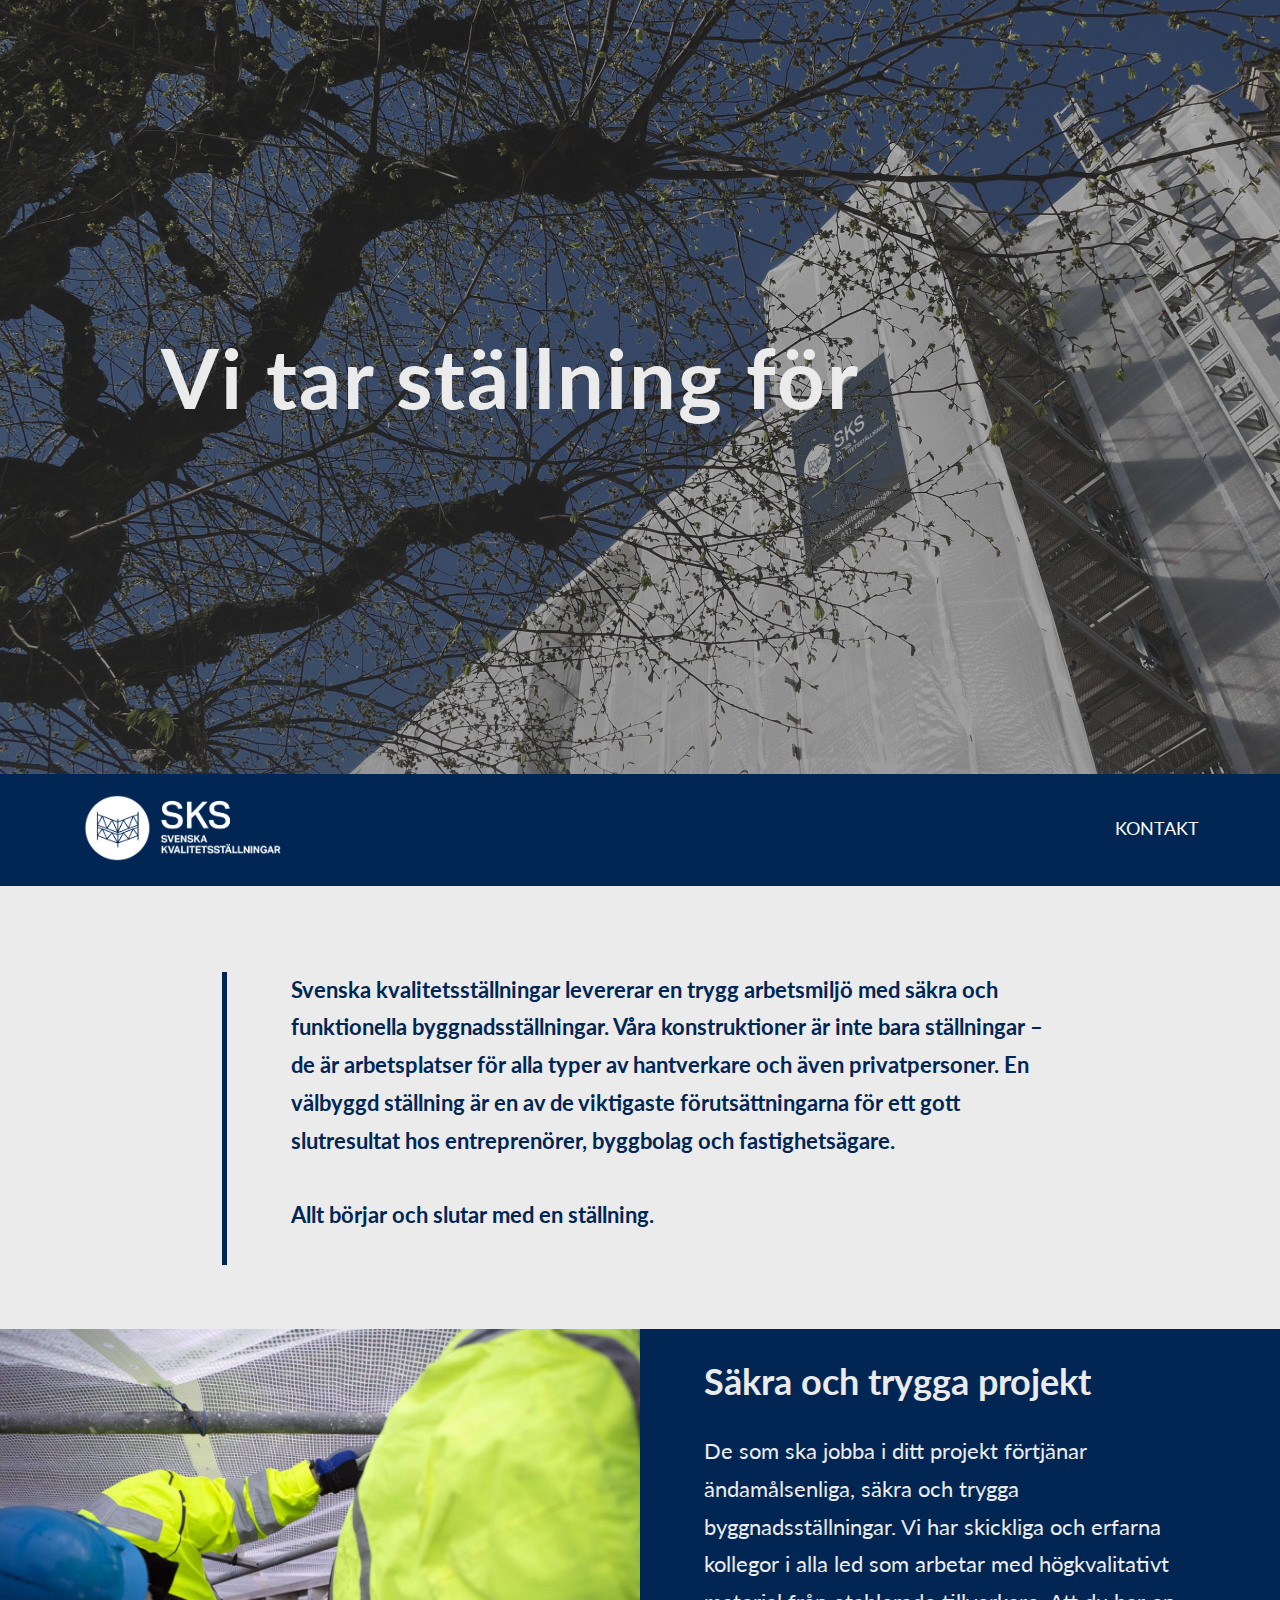
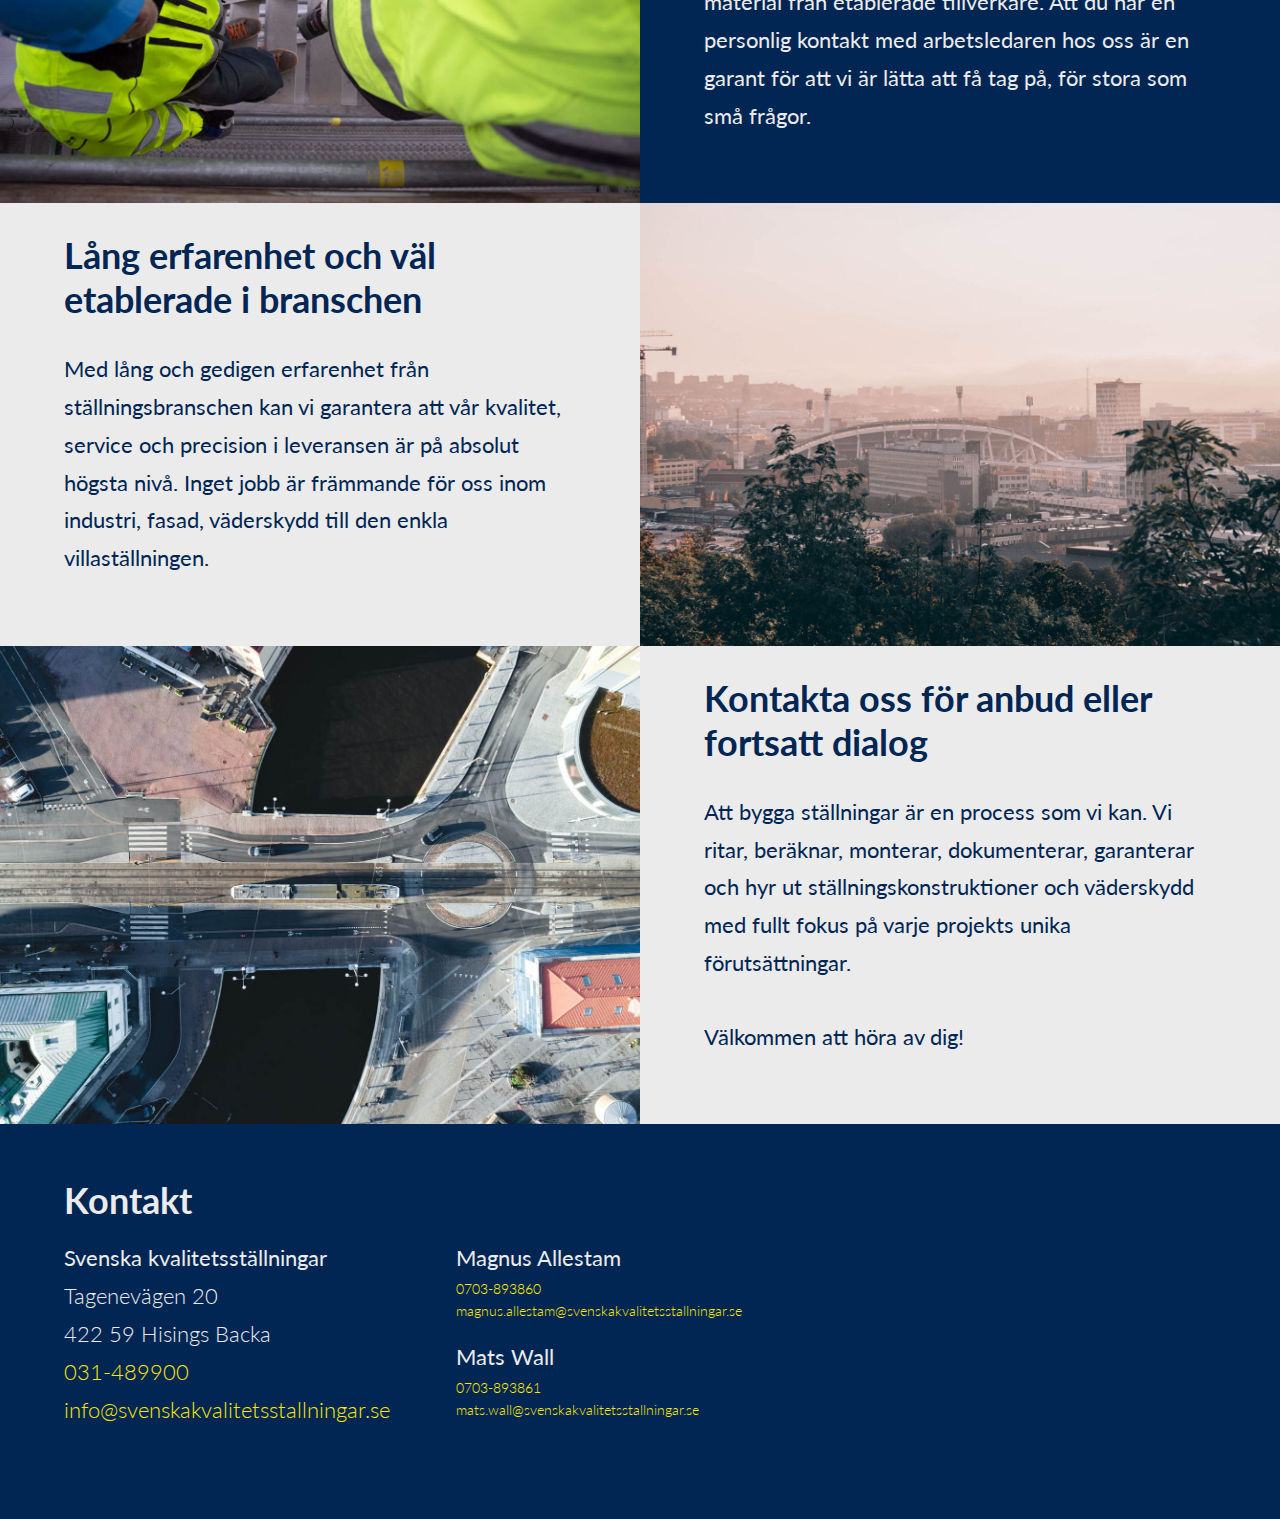
<file: code/index.html>
<!DOCTYPE html>
<html lang="en">
  <head>
    <meta charset="UTF-8" />
    <meta http-equiv="X-UA-Compatible" content="IE=edge" />
    <meta name="viewport" content="width=device-width, initial-scale=1.0" />
    <link rel="stylesheet" href="./animations.css" />
    <link rel="stylesheet" href="./style.css" />

    <link rel="apple-touch-icon" sizes="180x180" href="./apple-touch-icon.png">
    <link rel="icon" type="image/png" sizes="32x32" href="./favicon-32x32.png">
    <link rel="icon" type="image/png" sizes="16x16" href="./favicon-16x16.png">
    <link rel="mask-icon" href="./safari-pinned-tab.svg" color="#5bbad5">
    <meta name="msapplication-TileColor" content="#da532c">
    <meta name="theme-color" content="#ffffff">

    <meta property="og:title" content="Svenska kvalitetsställningar" />
    <meta
      property="og:description"
      content="Svenska kvalitetsställningar levererar en trygg arbetsmiljö med säkra och funktionella byggnadsställningar."
    />
    <meta
      property="og:image"
      content="https://svenskakvalitetsstallningar.se/images/trappa_73B9721.jpg"
    />
    <script src="https://code.jquery.com/jquery-3.5.0.js"></script>
    <title>Svenska kvalitetsställningar</title>
  </head>
  <body>
    <!-- ///// HEADER ///// -->
    <header class="hero">
      <div class="rotator-wrapper">
        <h1>
          Vi tar ställning för
          <span class="rotator">
            <span class="rotating-text-word">kvalitet</span>
            <span class="rotating-text-word">arbetsmiljö</span>
            <span class="rotating-text-word">säkerhet</span>
          </span>
        </h1>
      </div>
    </header>

  <!-- //// Sticky navigation ///// -->
  <span id="j-nav"></span>

    <!-- ///// PRESENTATION ///// -->
    <section class="text-section" id="content">
      <div class="intro-container">
        <article class="intro-box border-left">
          <p>
            Svenska kvalitetsställningar levererar en trygg arbetsmiljö med säkra och funktionella byggnadsställningar. Våra konstruktioner är inte bara ställningar – de är arbetsplatser för alla typer av hantverkare och även privatpersoner. En välbyggd ställning är en av de viktigaste förutsättningarna för ett gott slutresultat hos entreprenörer, byggbolag och fastighetsägare.
          </p>
          <p>Allt börjar och slutar med en ställning.</p>
        </article>
      </div>
    </section>

    <!-- first section -->

    <section class="grid-section">
      <div class="">
        <img
          class="image"
          src="./images/trappa_73B9721.jpg"
          alt="Ställningsbyggare i varseljackor går uppför trappa. Foto: Martin Modigh Karlsson"
        />
      </div>

      <div class="text-container-blue">
        <div class="text-container">
          <h2>Säkra och trygga projekt</h2>
          <p>
            De som ska jobba i ditt projekt förtjänar ändamålsenliga, säkra och
            trygga byggnadsställningar. Vi har skickliga och erfarna kollegor i
            alla led som arbetar med högkvalitativt material från etablerade
            tillverkare. Att du har en personlig kontakt med arbetsledaren hos
            oss är en garant för att vi är lätta att få tag på, för stora som
            små frågor.
          </p>
        </div>
      </div>
    </section>

    <!-- second section -->

    <section class="grid-section">
      <div class="">
        <img
          class="image"
          src="./images/aron-fjell--RJo-qjtuy0-unsplash.jpg"
          alt="Ullevi i dis, foto: Aron Fjell (Unsplash)"
        />
      </div>

      <div class="text-container-gray">
        <div class="text-container">
          <h2>Lång erfarenhet och väl etablerade i branschen</h2>
          <p>
            Med lång och gedigen erfarenhet från ställningsbranschen kan vi
            garantera att vår kvalitet, service och precision i leveransen är på
            absolut högsta nivå. Inget jobb är främmande för oss inom industri,
            fasad, väderskydd till den enkla villaställningen.
          </p>
        </div>
      </div>
    </section>

    <!-- third section -->

    <section class="grid-section">
      <div class="">
        <img
          class="image"
          src="./images/jonas-jacobsson-c9nHX9EK7aY-unsplash.jpg"
          alt="Göteborg lite grann från ovan. Foto: Jonas Jacobsson (Unsplash)"
        />
      </div>

      <div class="text-container-gray">
        <div class="text-container">
          <h2>Kontakta oss för anbud eller fortsatt dialog</h2>
          <p>
            Att bygga ställningar är en process som vi kan. Vi ritar, beräknar,
            monterar, dokumenterar, garanterar och hyr ut
            ställningskonstruktioner och väderskydd med fullt fokus på varje
            projekts unika förutsättningar.
          </p>
          <p>Välkommen att höra av dig!</p>
        </div>
      </div>
    </section>

    <!-- ///// FOOTER ///// -->
    <span id="j-footer"></span>

    <script>
      $( "#j-nav" ).load( "./partials/nav.html" );
      $( "#j-footer").load( "./partials/footer.html" );
    </script>

    <link
      href="https://fonts.googleapis.com/css2?family=Lato:wght@300;400;700&display=swap"
      rel="stylesheet"
      rel="preload"
      as="style"
    />
  </body>
</html>
</file>
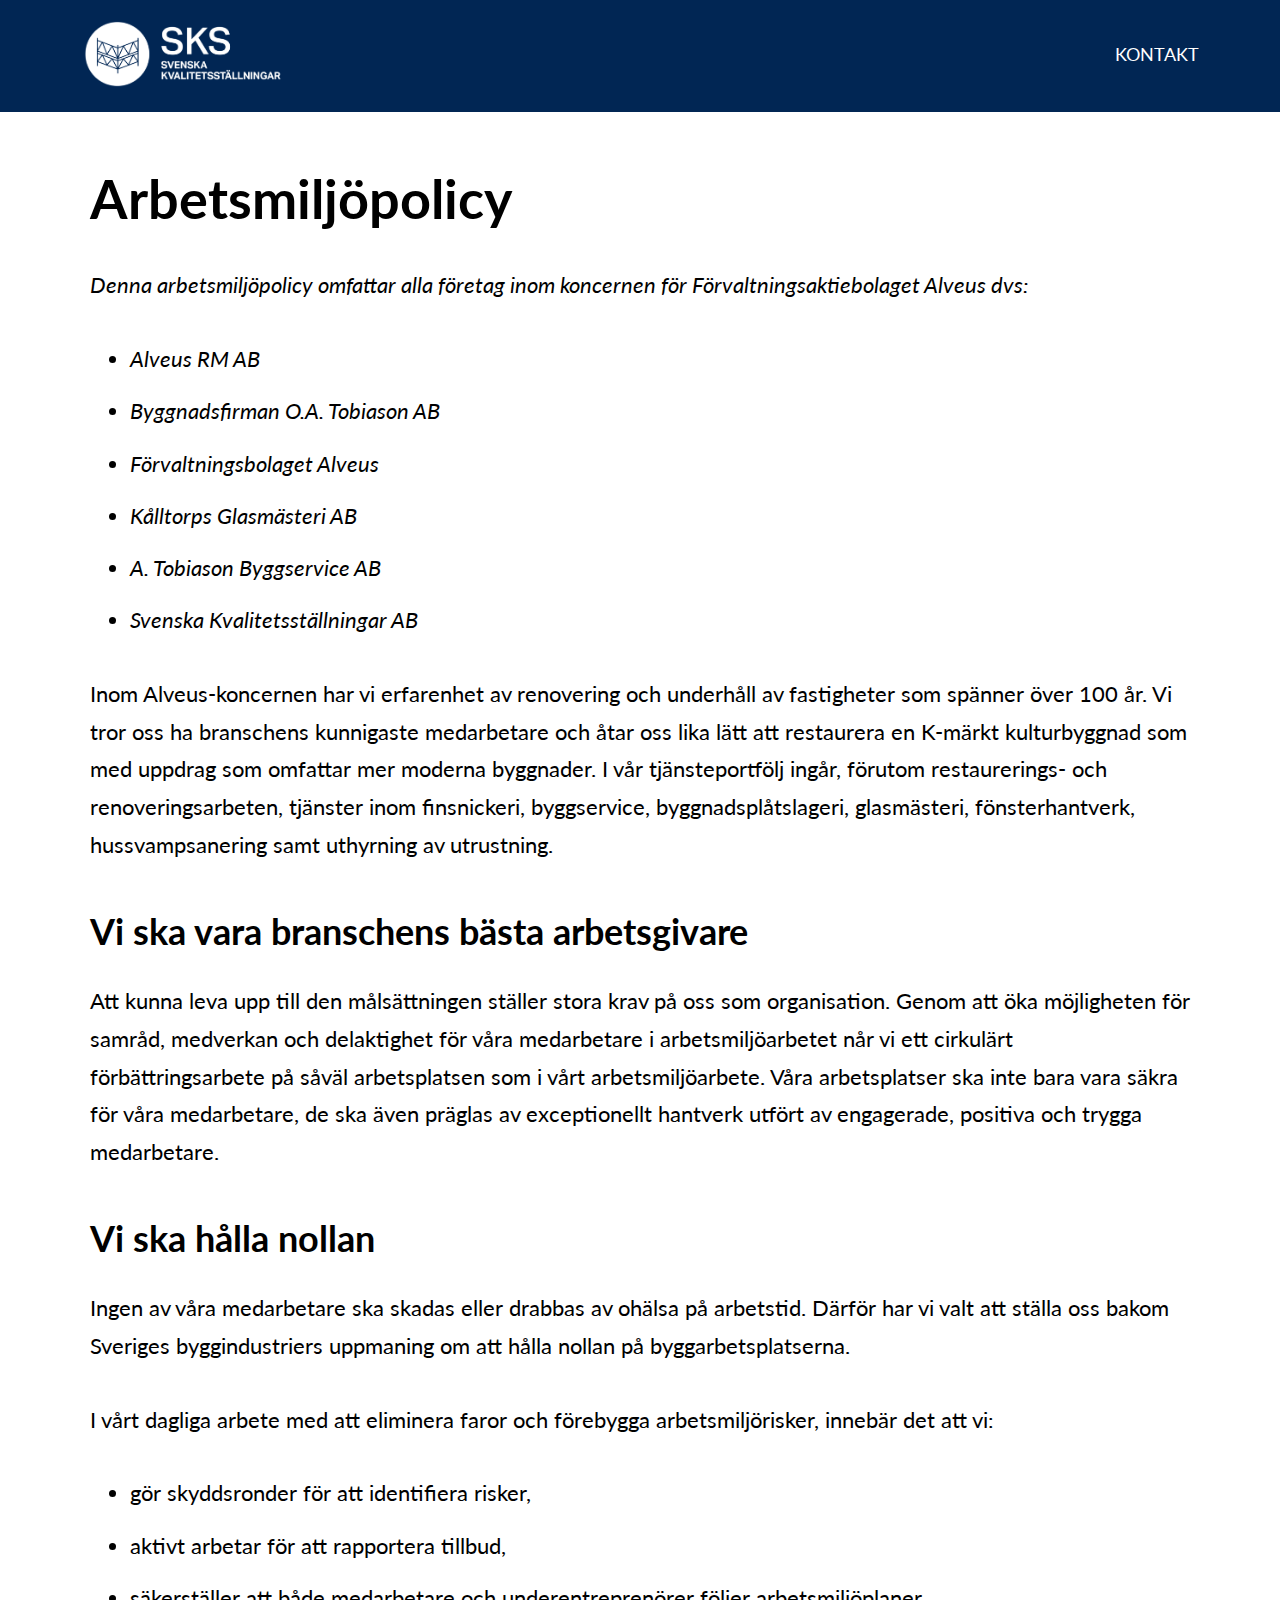
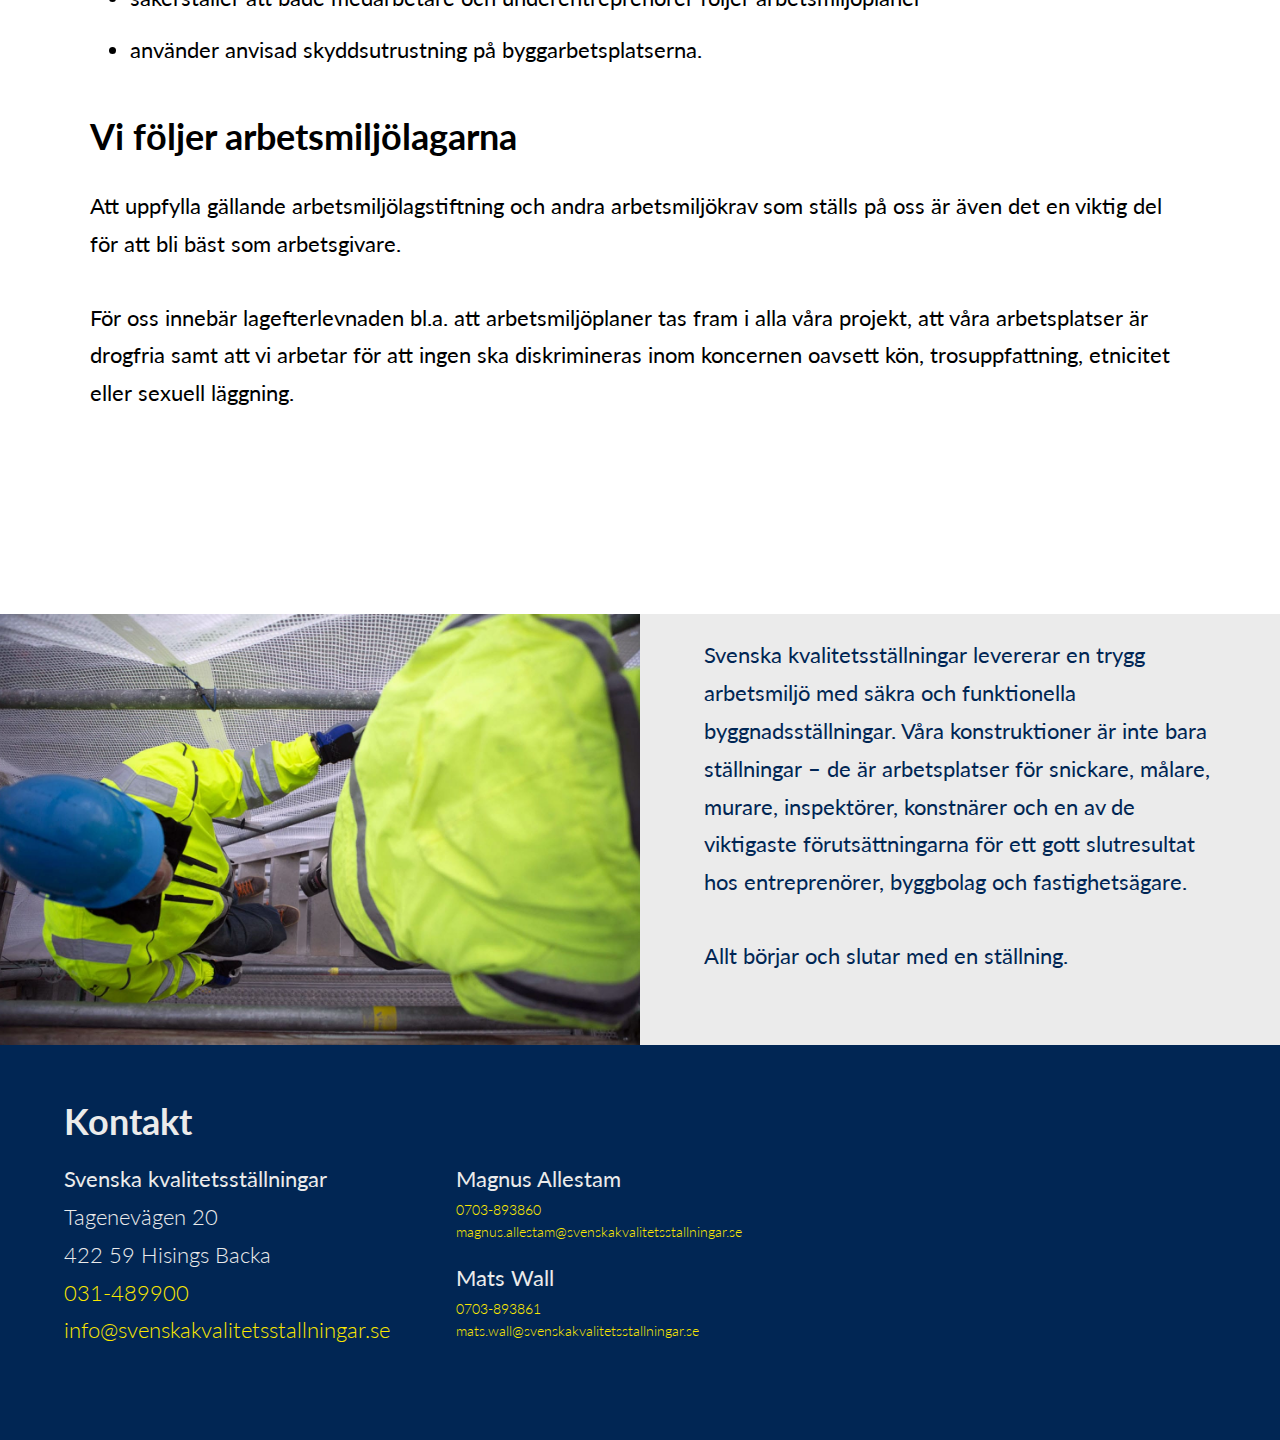
<file: code/arbetsmiljopolicy.html>
<!DOCTYPE html>
<html lang="en">
<head>
  <meta charset="UTF-8" />
  <meta http-equiv="X-UA-Compatible" content="IE=edge" />
  <meta name="viewport" content="width=device-width, initial-scale=1.0" />
  <link rel="stylesheet" href="./style.css" />

  <meta property="og:title" content="Arbetsmiljöpolicy – Svenska kvalitetsställningar" />
  <meta property="og:description" content="Svenska kvalitetsställningar levererar en trygg arbetsmiljö med säkra och funktionella byggnadsställningar." />
  <meta property="og:image" content="https://svenskakvalitetsstallningar.se/images/trappa_73B9721.jpg" />


  <link rel="apple-touch-icon" sizes="180x180" href="./apple-touch-icon.png">
  <link rel="icon" type="image/png" sizes="32x32" href="./favicon-32x32.png">
  <link rel="icon" type="image/png" sizes="16x16" href="./favicon-16x16.png">
  <link rel="mask-icon" href="./safari-pinned-tab.svg" color="#5bbad5">
  <meta name="msapplication-TileColor" content="#da532c">
  <meta name="theme-color" content="#ffffff">


  <script src="https://code.jquery.com/jquery-3.5.0.js"></script>

  <title>Arbetsmiljöpolicy – Svenska kvalitetsställningar</title>
</head>
<body>
<!-- ///// HEADER ///// -->
<header class="">

</header>

<!-- //// Sticky navigation ///// -->
<span id="j-nav"></span>

<!-- ///// PRESENTATION ///// -->
<section class="text-section-col">
   <article class="text-container-col">
      <h1>Arbetsmiljöpolicy</h1>
      <em>
        <p>Denna arbetsmiljöpolicy omfattar alla företag inom koncernen för Förvaltningsaktiebolaget Alveus dvs:</p>
      <ul>
        <li>
          Alveus RM AB
        </li>
        <li>
          Byggnadsfirman O.A. Tobiason AB
        </li>
        <li>
          Förvaltningsbolaget Alveus
        </li>
        <li>
          Kålltorps Glasmästeri AB
        </li>
        <li>
          A. Tobiason Byggservice AB
        </li>
        <li>
          Svenska Kvalitetsställningar AB
        </li>
      </ul>
      </em>
     <p>Inom Alveus-koncernen har vi erfarenhet av renovering och underhåll av fastigheter som spänner över 100 år. Vi tror oss ha branschens kunnigaste medarbetare och åtar oss lika lätt att restaurera en K-märkt kulturbyggnad som med uppdrag som omfattar mer moderna byggnader. I vår tjänsteportfölj ingår, förutom restaurerings- och renoveringsarbeten, tjänster inom finsnickeri, byggservice, byggnadsplåtslageri, glasmästeri, fönsterhantverk, hussvampsanering samt uthyrning av utrustning.</p>
     <h2>Vi ska vara branschens bästa arbetsgivare</h2>
     <p>Att kunna leva upp till den målsättningen ställer stora krav på oss som organisation. Genom att öka möjligheten för samråd, medverkan och delaktighet för våra medarbetare i arbetsmiljöarbetet når vi ett cirkulärt förbättringsarbete på såväl arbetsplatsen som i vårt arbetsmiljöarbete. Våra arbetsplatser ska inte bara vara säkra för våra medarbetare, de ska även präglas av exceptionellt hantverk utfört av engagerade, positiva och trygga medarbetare.</p>
     <h2>Vi ska hålla nollan</h2>
     <p>Ingen av våra medarbetare ska skadas eller drabbas av ohälsa på arbetstid. Därför har vi valt att ställa oss bakom Sveriges byggindustriers uppmaning om att hålla nollan på byggarbetsplatserna.</p>
     <p>I vårt dagliga arbete med att eliminera faror och förebygga arbetsmiljörisker, innebär det att vi:</p>
     <ul>
       <li>gör skyddsronder för att identifiera risker,</li>
       <li>aktivt arbetar för att rapportera tillbud,</li>
       <li>säkerställer att både medarbetare och underentreprenörer följer arbetsmiljöplaner</li>
       <li>använder anvisad skyddsutrustning på byggarbetsplatserna.</li>
     </ul>
     <h2>Vi följer arbetsmiljölagarna</h2>
     <p>Att uppfylla gällande arbetsmiljölagstiftning och andra arbetsmiljökrav som ställs på oss är även det en viktig del för att bli bäst som arbetsgivare.</p>
     <p>För oss innebär lagefterlevnaden bl.a. att arbetsmiljöplaner tas fram i alla våra projekt, att våra arbetsplatser är drogfria samt att vi arbetar för att ingen ska diskrimineras inom koncernen oavsett kön, trosuppfattning, etnicitet eller sexuell läggning.</p>
     <p>&nbsp;</p>
     <p>&nbsp;</p>

   </article>
</section>

<!-- first section -->

<section class="grid-section">
  <div class="">
    <img
            class="image"
            src="./images/trappa_73B9721.jpg"
            alt="Ställningsbyggare i varseljackor går uppför trappa. Foto: Martin Modigh Karlsson"
    />
  </div>

  <div class="text-container-gray">
    <div class="text-container">
      <p>
        Svenska kvalitetsställningar levererar en trygg arbetsmiljö med
        säkra och funktionella byggnadsställningar. Våra konstruktioner är
        inte bara ställningar – de är arbetsplatser för snickare, målare,
        murare, inspektörer, konstnärer och en av de viktigaste
        förutsättningarna för ett gott slutresultat hos entreprenörer,
        byggbolag och fastighetsägare.
      </p>
      <p>Allt börjar och slutar med en ställning.</p>
    </div>
  </div>
</section>


<!-- ///// FOOTER ///// -->
<span id="j-footer"></span>

<script>
  $( "#j-nav" ).load( "./partials/nav.html" );
  $( "#j-footer").load( "./partials/footer.html" );
</script>
<link
        href="https://fonts.googleapis.com/css2?family=Lato:wght@300;400;700&display=swap"
        rel="stylesheet"
/>
</body>
</html>
</file>
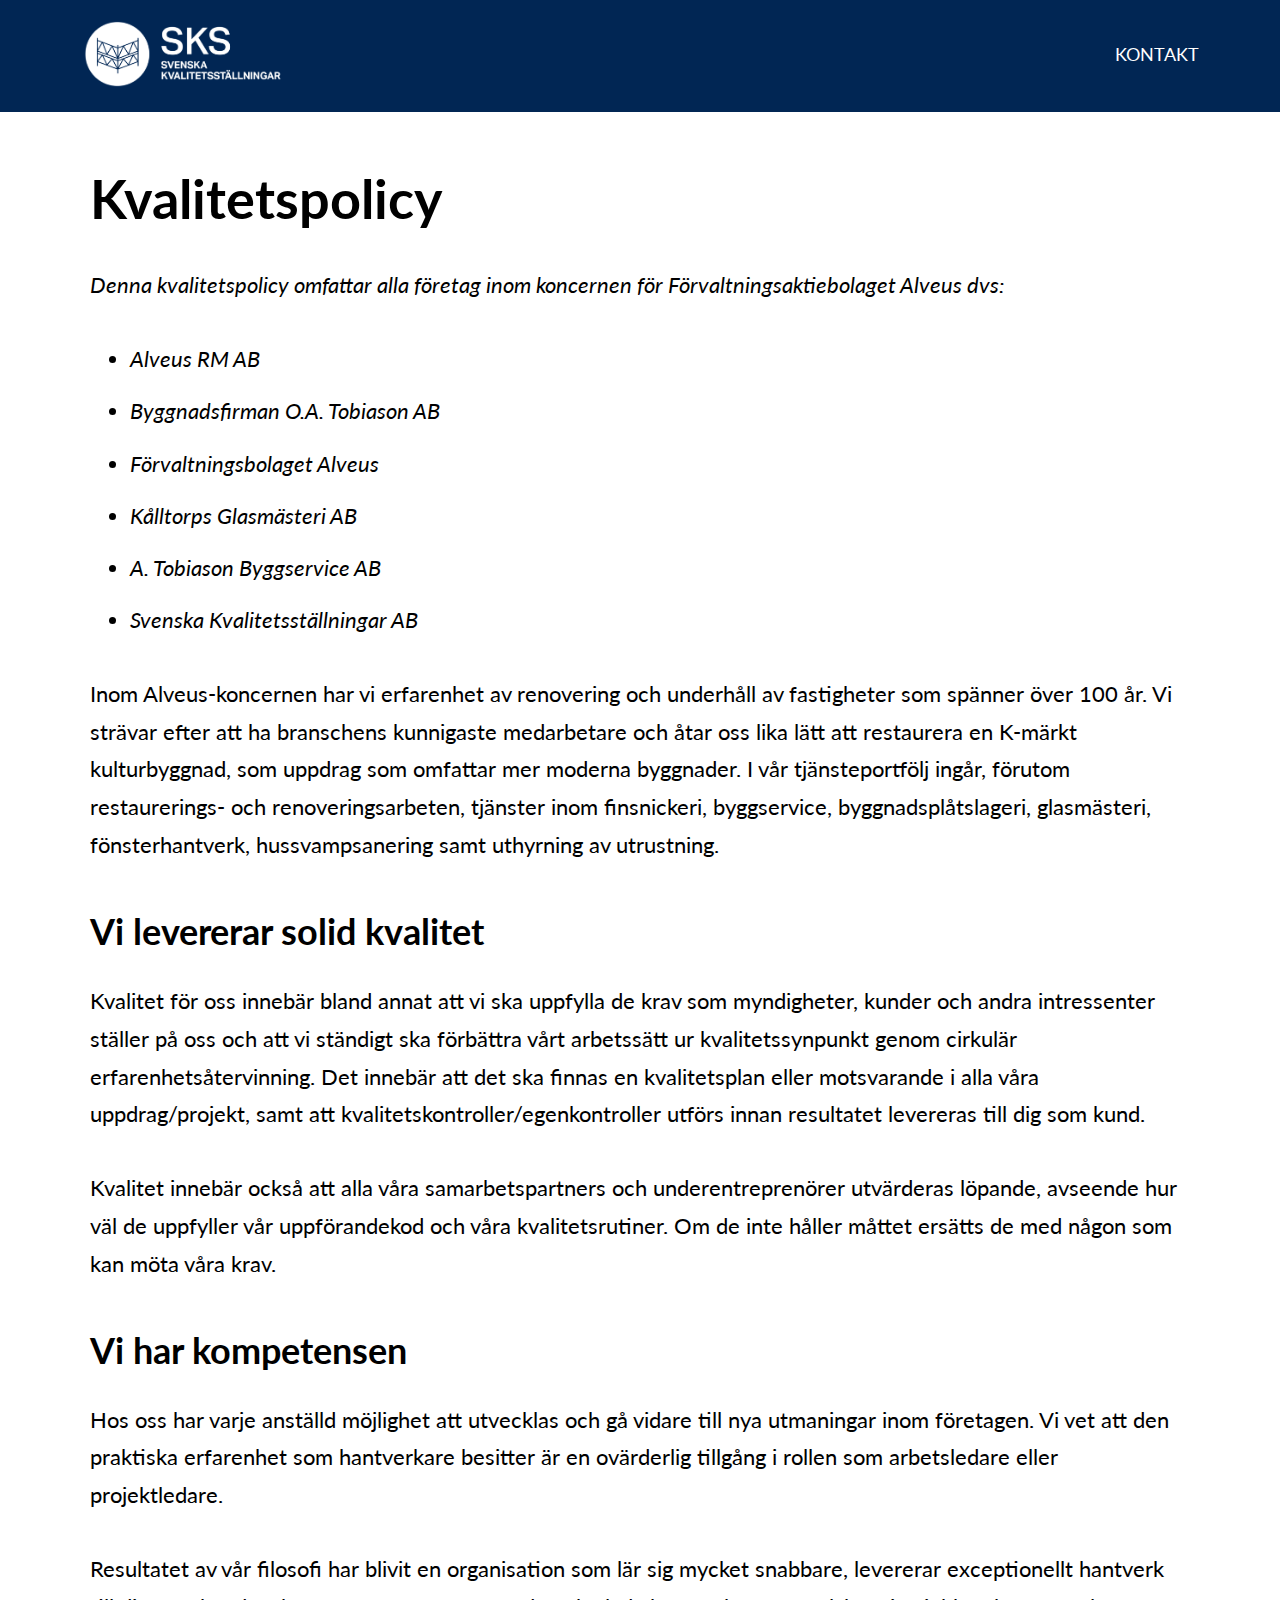
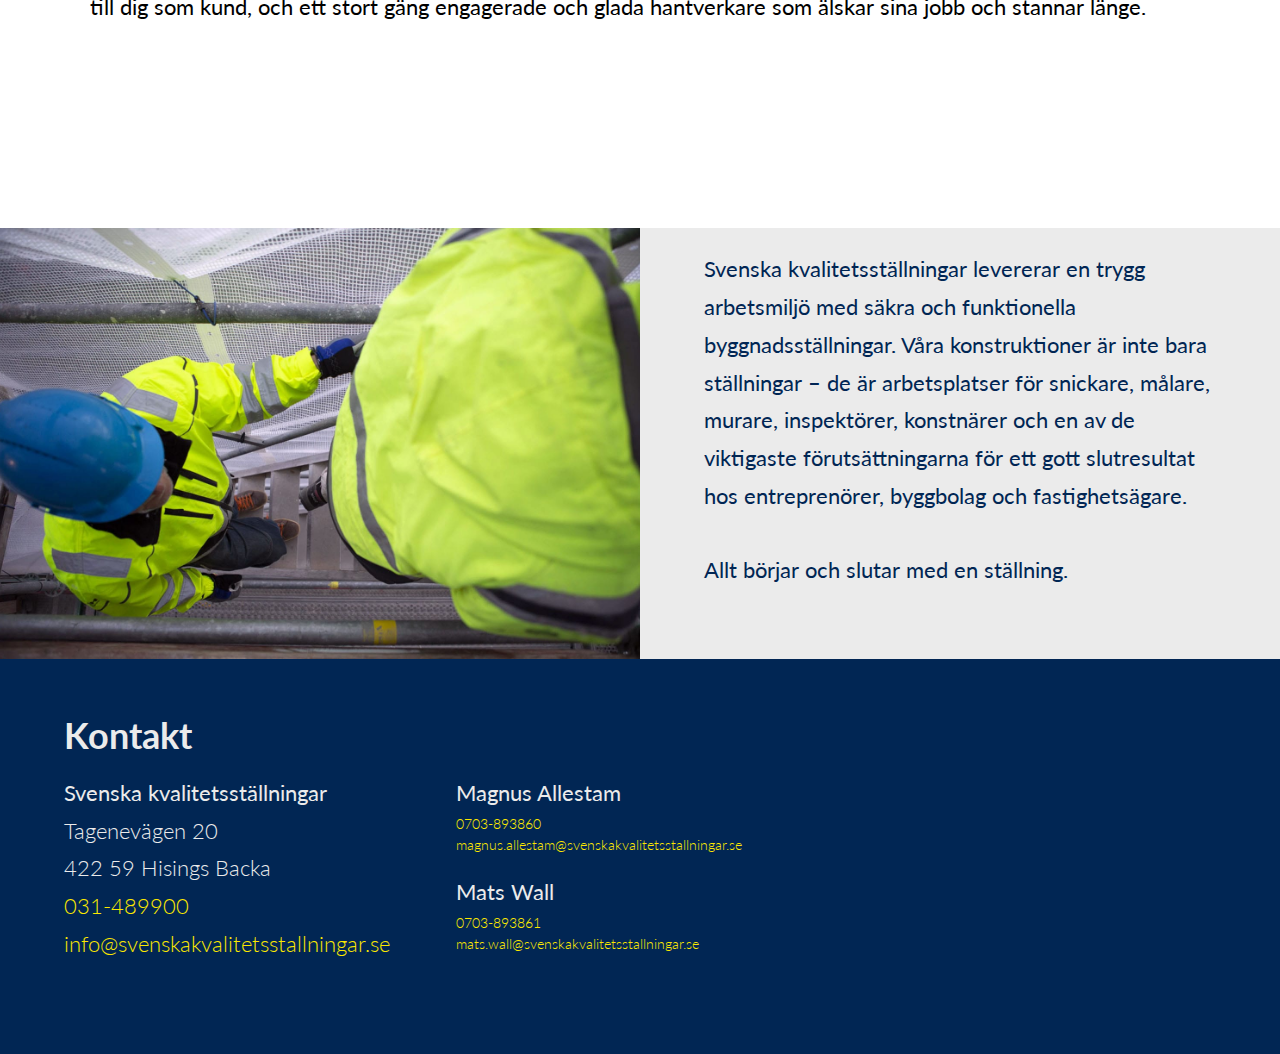
<file: code/kvalitetspolicy.html>
<!DOCTYPE html>
<html lang="en">
<head>
  <meta charset="UTF-8" />
  <meta http-equiv="X-UA-Compatible" content="IE=edge" />
  <meta name="viewport" content="width=device-width, initial-scale=1.0" />
  <link rel="stylesheet" href="./style.css" />

  <meta property="og:title" content="Kvalitetspolicy – Svenska kvalitetsställningar" />
  <meta property="og:description" content="Svenska kvalitetsställningar levererar en trygg arbetsmiljö med säkra och funktionella byggnadsställningar." />
  <meta property="og:image" content="https://svenskakvalitetsstallningar.se/images/trappa_73B9721.jpg" />


  <link rel="apple-touch-icon" sizes="180x180" href="./apple-touch-icon.png">
  <link rel="icon" type="image/png" sizes="32x32" href="./favicon-32x32.png">
  <link rel="icon" type="image/png" sizes="16x16" href="./favicon-16x16.png">
  <link rel="mask-icon" href="./safari-pinned-tab.svg" color="#5bbad5">
  <meta name="msapplication-TileColor" content="#da532c">
  <meta name="theme-color" content="#ffffff">


  <script src="https://code.jquery.com/jquery-3.5.0.js"></script>

  <title>Kvalitetspolicy – Svenska kvalitetsställningar</title>
</head>
<body>
<!-- ///// HEADER ///// -->
<header class="">

</header>

<!-- //// Sticky navigation ///// -->
<span id="j-nav"></span>

<!-- ///// PRESENTATION ///// -->
<section class="text-section-col">
   <article class="text-container-col">
      <h1>Kvalitetspolicy</h1>
      <em>
        <p>Denna kvalitetspolicy omfattar alla företag inom koncernen för Förvaltningsaktiebolaget Alveus dvs:</p>
      <ul>
        <li>
          Alveus RM AB
        </li>
        <li>
          Byggnadsfirman O.A. Tobiason AB
        </li>
        <li>
          Förvaltningsbolaget Alveus
        </li>
        <li>
          Kålltorps Glasmästeri AB
        </li>
        <li>
          A. Tobiason Byggservice AB
        </li>
        <li>
          Svenska Kvalitetsställningar AB
        </li>
      </ul>
      </em>
     <p>Inom Alveus-koncernen har vi erfarenhet av renovering och underhåll av fastigheter som spänner över 100 år. Vi strävar efter att ha branschens kunnigaste medarbetare och åtar oss lika lätt att restaurera en K-märkt kulturbyggnad, som uppdrag som omfattar mer moderna byggnader. I vår tjänsteportfölj ingår, förutom restaurerings- och renoveringsarbeten, tjänster inom finsnickeri, byggservice, byggnadsplåtslageri, glasmästeri, fönsterhantverk, hussvampsanering samt uthyrning av utrustning.</p>
     <h2>Vi levererar solid kvalitet</h2>
     <p>Kvalitet för oss innebär bland annat att vi ska uppfylla de krav som myndigheter, kunder och andra intressenter ställer på oss och att vi ständigt ska förbättra vårt arbetssätt ur kvalitetssynpunkt genom cirkulär erfarenhetsåtervinning. Det innebär att det ska finnas en kvalitetsplan eller motsvarande i alla våra uppdrag/projekt, samt att kvalitetskontroller/egenkontroller utförs innan resultatet levereras till dig som kund.</p>
     <p>Kvalitet innebär också att alla våra samarbetspartners och underentreprenörer utvärderas löpande, avseende hur väl de uppfyller vår uppförandekod och våra kvalitetsrutiner. Om de inte håller måttet ersätts de med någon som kan möta våra krav.</p>
     <h2>Vi har kompetensen</h2>
     <p>Hos oss har varje anställd möjlighet att utvecklas och gå vidare till nya utmaningar inom företagen. Vi vet att den praktiska erfarenhet som hantverkare besitter är en ovärderlig tillgång i rollen som arbetsledare eller projektledare.</p>
     <p>Resultatet av vår filosofi har blivit en organisation som lär sig mycket snabbare, levererar exceptionellt hantverk till dig som kund, och ett stort gäng engagerade och glada hantverkare som älskar sina jobb och stannar länge.</p>
     <p>&nbsp;</p>
     <p>&nbsp;</p>

   </article>
</section>

<!-- first section -->

<section class="grid-section">
  <div class="">
    <img
            class="image"
            src="./images/trappa_73B9721.jpg"
            alt="Ställningsbyggare i varseljackor går uppför trappa. Foto: Martin Modigh Karlsson"
    />
  </div>

  <div class="text-container-gray">
    <div class="text-container">
      <p>
        Svenska kvalitetsställningar levererar en trygg arbetsmiljö med
        säkra och funktionella byggnadsställningar. Våra konstruktioner är
        inte bara ställningar – de är arbetsplatser för snickare, målare,
        murare, inspektörer, konstnärer och en av de viktigaste
        förutsättningarna för ett gott slutresultat hos entreprenörer,
        byggbolag och fastighetsägare.
      </p>
      <p>Allt börjar och slutar med en ställning.</p>
    </div>
  </div>
</section>


<!-- ///// FOOTER ///// -->
<span id="j-footer"></span>

<script>
  $( "#j-nav" ).load( "./partials/nav.html" );
  $( "#j-footer").load( "./partials/footer.html" );
</script>
<link
        href="https://fonts.googleapis.com/css2?family=Lato:wght@300;400;700&display=swap"
        rel="stylesheet"
/>
</body>
</html>
</file>
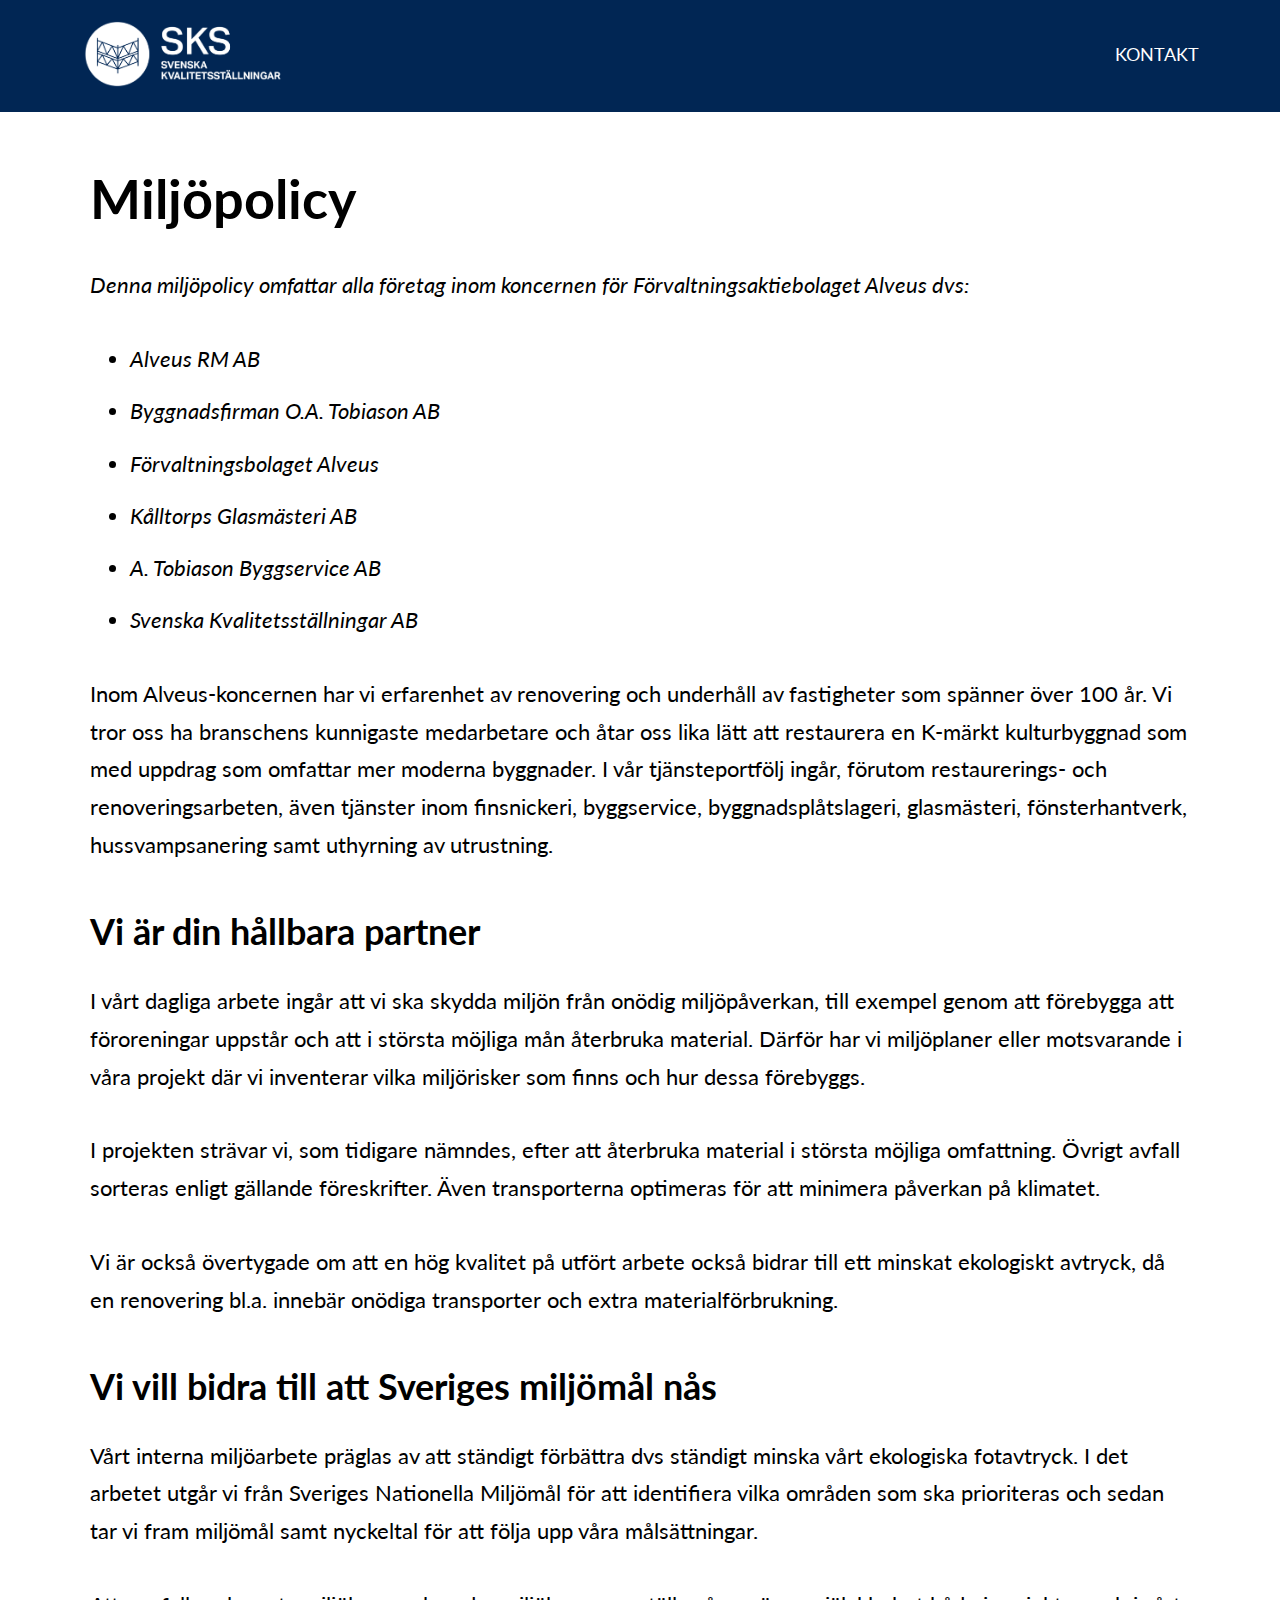
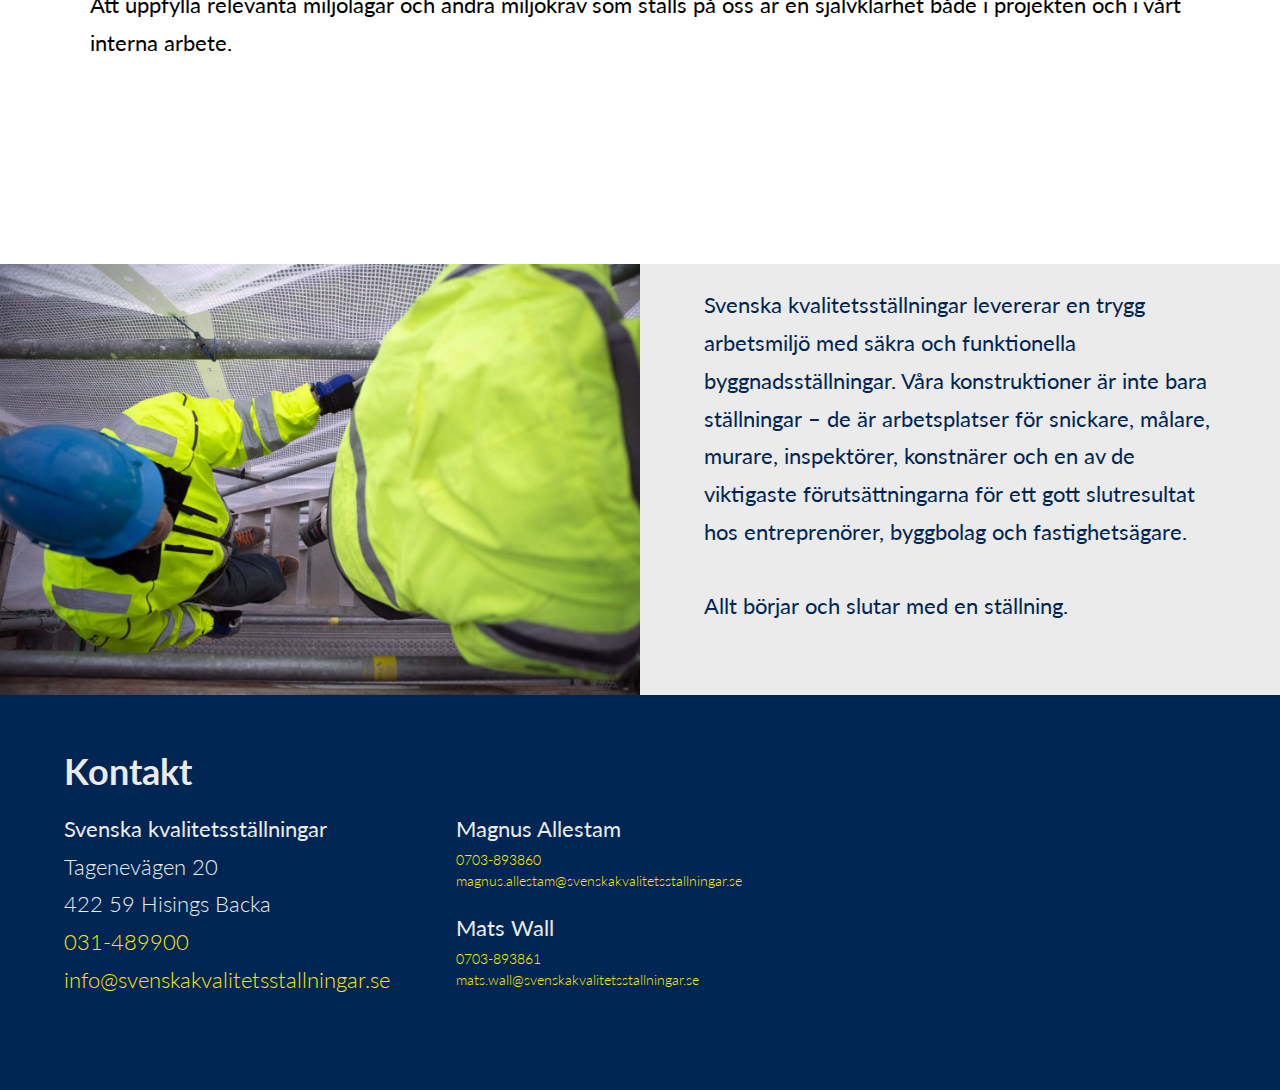
<file: code/miljopolicy.html>
<!DOCTYPE html>
<html lang="en">
<head>
  <meta charset="UTF-8" />
  <meta http-equiv="X-UA-Compatible" content="IE=edge" />
  <meta name="viewport" content="width=device-width, initial-scale=1.0" />
  <link rel="stylesheet" href="./style.css" />

  <meta property="og:title" content="Miljöpolicy – Svenska kvalitetsställningar" />
  <meta property="og:description" content="Svenska kvalitetsställningar levererar en trygg arbetsmiljö med säkra och funktionella byggnadsställningar." />
  <meta property="og:image" content="https://svenskakvalitetsstallningar.se/images/trappa_73B9721.jpg" />


  <link rel="apple-touch-icon" sizes="180x180" href="./apple-touch-icon.png">
  <link rel="icon" type="image/png" sizes="32x32" href="./favicon-32x32.png">
  <link rel="icon" type="image/png" sizes="16x16" href="./favicon-16x16.png">
  <link rel="mask-icon" href="./safari-pinned-tab.svg" color="#5bbad5">
  <meta name="msapplication-TileColor" content="#da532c">
  <meta name="theme-color" content="#ffffff">


  <script src="https://code.jquery.com/jquery-3.5.0.js"></script>

  <title>Miljöpolicy – Svenska kvalitetsställningar</title>
</head>
<body>
<!-- ///// HEADER ///// -->
<header class="">

</header>

<!-- //// Sticky navigation ///// -->
<span id="j-nav"></span>

<!-- ///// PRESENTATION ///// -->
<section class="text-section-col">
   <article class="text-container-col">
      <h1>Miljöpolicy</h1>
      <em>
        <p>Denna miljöpolicy omfattar alla företag inom koncernen för Förvaltningsaktiebolaget Alveus dvs:</p>
      <ul>
        <li>
          Alveus RM AB
        </li>
        <li>
          Byggnadsfirman O.A. Tobiason AB
        </li>
        <li>
          Förvaltningsbolaget Alveus
        </li>
        <li>
          Kålltorps Glasmästeri AB
        </li>
        <li>
          A. Tobiason Byggservice AB
        </li>
        <li>
          Svenska Kvalitetsställningar AB
        </li>
      </ul>
      </em>
     <p>Inom Alveus-koncernen har vi erfarenhet av renovering och underhåll av fastigheter som spänner över 100 år. Vi tror oss ha branschens kunnigaste medarbetare och åtar oss lika lätt att restaurera en K-märkt kulturbyggnad som med uppdrag som omfattar mer moderna byggnader. I vår tjänsteportfölj ingår, förutom restaurerings- och renoveringsarbeten, även tjänster inom finsnickeri, byggservice, byggnadsplåtslageri, glasmästeri, fönsterhantverk, hussvampsanering samt uthyrning av utrustning.</p>
     <h2>Vi är din hållbara partner</h2>
     <p>I vårt dagliga arbete ingår att vi ska skydda miljön från onödig miljöpåverkan, till exempel genom att förebygga att föroreningar uppstår och att i största möjliga mån återbruka material. Därför har vi miljöplaner eller motsvarande i våra projekt där vi inventerar vilka miljörisker som finns och hur dessa förebyggs.</p>
     <p>I projekten strävar vi, som tidigare nämndes, efter att återbruka material i största möjliga omfattning. Övrigt avfall sorteras enligt gällande föreskrifter. Även transporterna optimeras för att minimera påverkan på klimatet.</p>
     <p>Vi är också övertygade om att en hög kvalitet på utfört arbete också bidrar till ett minskat ekologiskt avtryck, då en renovering bl.a. innebär onödiga transporter och extra materialförbrukning.</p>
     <h2>Vi vill bidra till att Sveriges miljömål nås</h2>
     <p>Vårt interna miljöarbete präglas av att ständigt förbättra dvs ständigt minska vårt ekologiska fotavtryck. I det arbetet utgår vi från Sveriges Nationella Miljömål för att identifiera vilka områden som ska prioriteras och sedan tar vi fram miljömål samt nyckeltal för att följa upp våra målsättningar.</p>
     <p>Att uppfylla relevanta miljölagar och andra miljökrav som ställs på oss är en självklarhet både i projekten och i vårt interna arbete.</p>
     <p>&nbsp;</p>
     <p>&nbsp;</p>

   </article>
</section>

<!-- first section -->

<section class="grid-section">
  <div class="">
    <img
            class="image"
            src="./images/trappa_73B9721.jpg"
            alt="Ställningsbyggare i varseljackor går uppför trappa. Foto: Martin Modigh Karlsson"
    />
  </div>

  <div class="text-container-gray">
    <div class="text-container">
      <p>
        Svenska kvalitetsställningar levererar en trygg arbetsmiljö med
        säkra och funktionella byggnadsställningar. Våra konstruktioner är
        inte bara ställningar – de är arbetsplatser för snickare, målare,
        murare, inspektörer, konstnärer och en av de viktigaste
        förutsättningarna för ett gott slutresultat hos entreprenörer,
        byggbolag och fastighetsägare.
      </p>
      <p>Allt börjar och slutar med en ställning.</p>
    </div>
  </div>
</section>


<!-- ///// FOOTER ///// -->
<span id="j-footer"></span>

<script>
  $( "#j-nav" ).load( "./partials/nav.html" );
  $( "#j-footer").load( "./partials/footer.html" );
</script>
<link
        href="https://fonts.googleapis.com/css2?family=Lato:wght@300;400;700&display=swap"
        rel="stylesheet"
/>
</body>
</html>
</file>
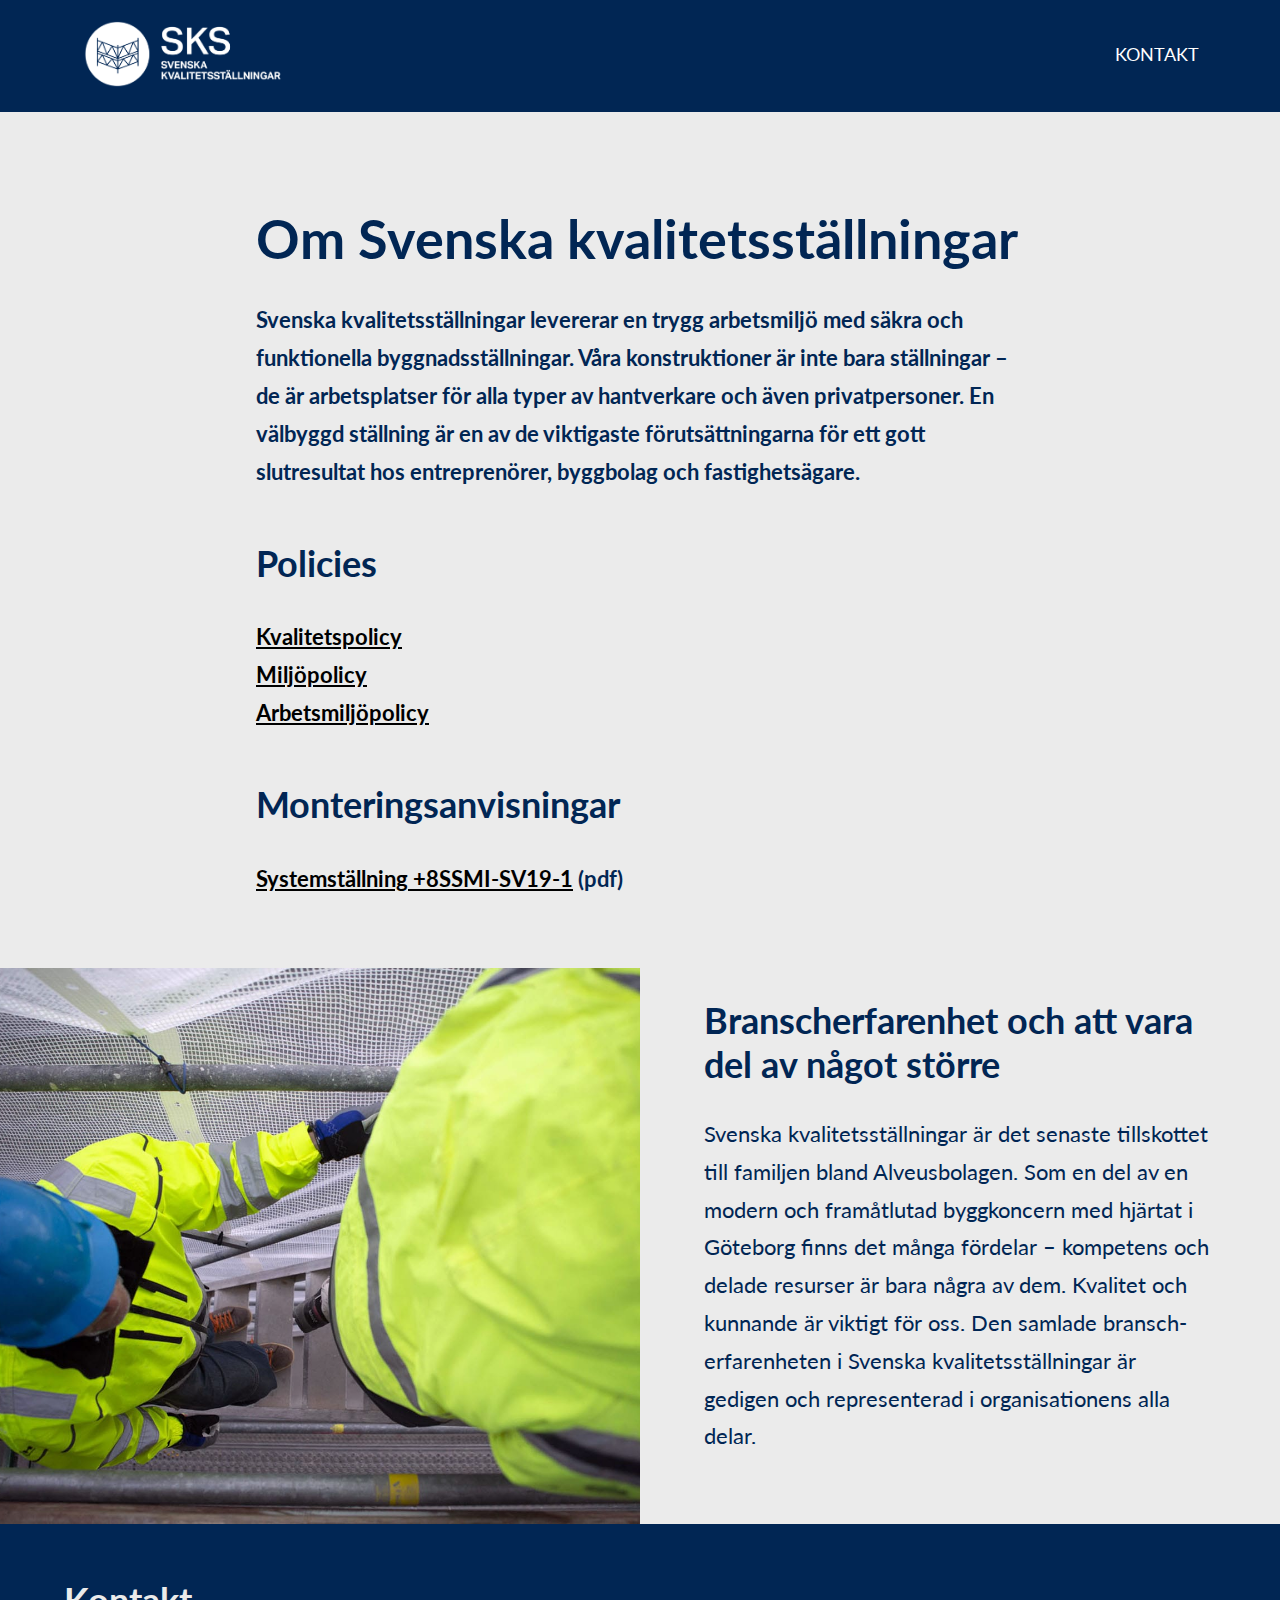
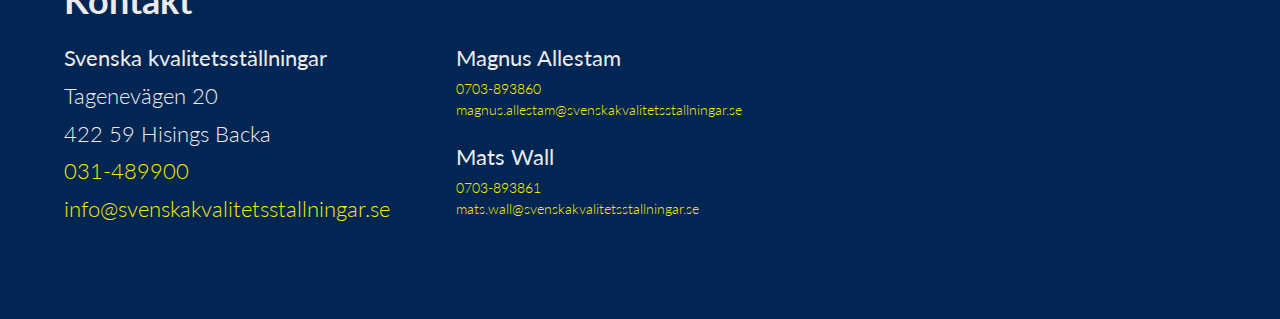
<file: code/om.html>
<!DOCTYPE html>
<html lang="en">
<head>
  <meta charset="UTF-8" />
  <meta http-equiv="X-UA-Compatible" content="IE=edge" />
  <meta name="viewport" content="width=device-width, initial-scale=1.0" />
  <link rel="stylesheet" href="./style.css" />

  <meta property="og:title" content="Om Svenska kvalitetsställningar" />
  <meta property="og:description" content="Svenska kvalitetsställningar levererar en trygg arbetsmiljö med säkra och funktionella byggnadsställningar." />
  <meta property="og:image" content="https://svenskakvalitetsstallningar.se/images/trappa_73B9721.jpg" />


  <link rel="apple-touch-icon" sizes="180x180" href="./apple-touch-icon.png">
  <link rel="icon" type="image/png" sizes="32x32" href="./favicon-32x32.png">
  <link rel="icon" type="image/png" sizes="16x16" href="./favicon-16x16.png">
  <link rel="mask-icon" href="./safari-pinned-tab.svg" color="#5bbad5">
  <meta name="msapplication-TileColor" content="#da532c">
  <meta name="theme-color" content="#ffffff">


  <script src="https://code.jquery.com/jquery-3.5.0.js"></script>

  <title>Om Svenska kvalitetsställningar</title>
</head>
<body>
<!-- ///// HEADER ///// -->
<header class="">

</header>

<!-- //// Sticky navigation ///// -->
<span id="j-nav"></span>

<!-- ///// PRESENTATION ///// -->
<section class="text-section" id="content">
  <div class="intro-container">
    <article class="intro-box">
    <h1>Om Svenska kvalitets&shy;ställningar</h1>
      <p>
        Svenska kvalitetsställningar levererar en trygg arbetsmiljö med säkra och funktionella byggnadsställningar. Våra konstruktioner är inte bara ställningar – de är arbetsplatser för alla typer av hantverkare och även privatpersoner. En välbyggd ställning är en av de viktigaste förutsättningarna för ett gott slutresultat hos entreprenörer, byggbolag och fastighetsägare.
      </p>

      <h2>Policies</h2>
      <p><a href="kvalitetspolicy.html" style="color: initial;">Kvalitetspolicy</a><br>
        <a href="miljopolicy.html" style="color: initial;">Miljöpolicy</a><br>
        <a href="arbetsmiljopolicy.html" style="color: initial;">Arbetsmiljöpolicy</a></p>
      <h2>Monterings&shy;anvisningar</h2>
      <p><a href="8SSMI-SV19-1.pdf" target="_blank" style="color: initial;">Systemställning +8SSMI-SV19-1</a> (pdf)</p>
    </article>
  </div>
</section>

<!-- first section -->

<section class="grid-section">
  <div class="">
    <img
            class="image"
            src="./images/trappa_73B9721.jpg"
            alt="Ställningsbyggare i varseljackor går uppför trappa. Foto: Martin Modigh Karlsson"
    />
  </div>

  <div class="text-container-gray">
    <div class="text-container">
      <h2>Bransch&shy;erfarenhet och att vara del av något större</h2>
      <p>
        Svenska kvalitetsställningar är det senaste tillskottet till familjen bland Alveusbolagen. Som en del av en modern och
        framåtlutad byggkoncern med hjärtat i Göteborg finns det många fördelar – kompetens och delade resurser är bara några av dem.
        Kvalitet och kunnande är viktigt för oss. Den samlade bransch&shy;erfarenheten i Svenska kvalitetsställningar är gedigen och
        representerad i organisationens alla delar.
      </p>
    </div>
  </div>
</section>


<!-- ///// FOOTER ///// -->
<span id="j-footer"></span>

<script>
  $( "#j-nav" ).load( "./partials/nav.html" );
  $( "#j-footer").load( "./partials/footer.html" );
</script>
<link
        href="https://fonts.googleapis.com/css2?family=Lato:wght@300;400;700&display=swap"
        rel="stylesheet"
/>
</body>
</html>
</file>
<file: code/animations.css>
/* ///// Animations and modules  */

.rotator-wrapper {
    position: relative;
}

.rotator-wrapper h1 {
    display: inline-block;
    top: -0px;
}

.rotator-wrapper span {
    display: inline-block;
    min-width: 240px;
    text-align: left;
}
.rotator-wrapper span span {
    position: absolute;
    top: 1.95rem;
    opacity: 0;
    animation: rotateWord 9s ease-in-out infinite 0s;
}
.rotator-wrapper span span:nth-child(2) {
    animation-delay: 3s;
}
.rotator-wrapper span span:nth-child(3) {
    animation-delay: 6s;
}

@keyframes rotateWord {
    0% {
        opacity: 0;
    }
    2% {
        opacity: 0;
        transform: translateY(-30px);
    }
    5% {
        opacity: 1;
        transform: translateY(0px);
    }
    15% {
        opacity: 1;
        transform: translateY(0px);
    }
    20% {
        opacity: 0;
        transform: translateY(30px);
    }
    80% {
        opacity: 0;
    }
    100% {
        opacity: 0;
    }
}

.rotating-text-word {

}
</file>
<file: code/style.css>
:root {
  --blue: #012654;
  --yellow: #fbe800;
  --grey: #ebebeb;
  --gray: #ebebeb;
  --darkgrey: #2e2f31;
  --white: #fff;
}

body {
  margin: 0;
  font-family: 'Lato', sans-serif;
}

/* ///// HEADINGS + TYPOGRAPHY /////////////////////////////////////// */

h1,
h2 {
  font-size: 1.6rem;
  font-weight: 700;
}

p, ul li {
  line-height: 1.8rem;
  padding-bottom: 0.8rem;
}

/* ///// HEADER /////////////////////////////////////// */

.hero {
  background-image: linear-gradient(
      rgba(60, 60, 60, 0.4),
      rgba(60, 60, 60, 0.5)
    ),
    url(./images/sks_header.jpg);
  filter: grayscale(30%);
  height: 50vh;
  background-position: right;
  position: relative;
  background-size: cover;
  display: flex;
  align-items: center;
  justify-content: center;
}

.hero h1 {
  color: var(--grey);
  font-size: 1.35rem;
  font-weight: 700;
  letter-spacing: 2px;
  margin-top: 0;
  padding-left: 2rem;
  padding-right: 2rem;
}

.header-nav {
  padding: 0.5rem;
  background: var(--blue);
}

.header-nav img {
  position: relative;
  height: 5vh;
  left: 5%;
}

.header-nav div {
  position: relative;
  display: table;
  float: right;
  right: 5%;
  height: 5vh;
}

.nav-element a {
  margin-top: 50%;
  margin-bottom: 50%;
  display: table-cell;
  vertical-align: middle;
  color: var(--white);
  text-decoration: none;
  font-size: 1rem;
  text-transform: uppercase;
  padding-left: 1rem;
  padding-right: 1rem;
}

.nav-element a:hover {
  opacity: 0.75;
}

.nav-element .active,
.nav-element a:active {
  opacity: 0.5;
}

.nav-element a:first-of-type(1) {
  padding-left: 0.5rem;
}

.nav-element a:nth-last-of-type(1) {
  padding-right: 0.5rem;
}

/* Sticky class added to header when reached its scroll position */
.sticky {
  position: fixed;
  top: 0;
  width: 100%;
}

/* //// SKS intro /////////////////////////////////////// */
.text-section:nth-child(2n-1) {
  background-color: var(--grey);
}
.intro-container {
  margin: 0 auto;
  padding-top: 5%;
  padding-bottom: 5%;
}

.intro-box {
  width: 85%;
  color: var(--blue);
  font-size: 1.2rem;
  line-height: 2rem;
  font-weight: 700;
  margin: 0 auto;
}

/* ///// SKS TEXT /////////////////////////////////////// */

.grid-section {
  display: grid;
}

.image {
  width: 100%;
  height: 100%;
  object-fit: cover;
}

.text-container-gray {
  display: flex;
  align-items: center;
  justify-content: center;
  background-color: var(--grey);
  color: var(--blue);
}
.text-container-blue {
  display: flex;
  align-items: center;
  justify-content: center;
  background-color: var(--blue);
  color: var(--grey);
}

.text-container {
  width: 80%;
  padding-bottom: 5%;
}

.text-section-col {
  display: flex;
  align-items: center;
  justify-content: center;
  padding: 1rem;
  background-color: var(--white) !important;
}

.text-container-col {
  max-width: 1100px;
  min-width: 70%;
}

ul li {
  line-height: 1.8rem;
}

/* ///// FOOTER /////////////////////////////////////// */
footer {
  position: absolute;
  width: 100%;
  background-color: var(--blue);
  display: flex;
  align-items: center;
  justify-content: center;
  padding-top: 2rem;
  padding-bottom: 4rem;
}

.footer-grid {
  display: grid;
  grid-gap: 2%;
  width: 90%;
}

.footer-grid a {
  color: var(--yellow);
  text-decoration: none;
}

.footer-left,
.footer-mid,
.footer-right {
  background-color: var(--blue);
  color: var(--grey);
}

footer .contact p {
  margin-top: 0;
  margin-bottom: 0;
  padding-bottom: 0;
  font-weight: 300;
}

footer h2 {
  margin-bottom: 1rem;
  margin-top: 1rem;
}

.space {
  display: none;
}

footer .contact {
  margin-bottom: 1rem;
}

footer .contact .phone,
footer .contact .email {
  font-size: 0.8rem;
  line-height: 1.2rem;
  margin-bottom: 0;
  padding-bottom: 0;
}

footer .map {
  width: 95%;
  height: 70%;
  opacity: 80%;
}

/* Responsiveness Normal Phone //////////// */
@media (min-width: 380px) {

  /* Hero h1 adj */
  .hero h1 {
    font-size: 2.2rem;
    margin-top: -1rem;
  }

  .footer-grid,
  .grid-section {
    grid-template-columns: repeat(auto-fit, minmax(320px, 1fr));
  }

}

/* Responsiveness TABLET /////////////////////////////////////// */
@media (min-width: 768px) {

  p, ul li {
    font-size: 1.2rem;
    line-height: 2.1rem;
  }

  h1, h2 {
    font-size: 2rem;
  }

  /* Hero h1 adj */
  .hero h1 {
    font-size: 3rem;
    margin-top: 2rem;
  }

  .hero {
    height: 86vh;
    background-position: center;
  }

  /* Logo adj */
  .header-nav img {
    height: 10vh;
  }

  .header-nav div {
    height: 10vh;
  }


  .intro-box {
    font-size: 1.5rem;
    line-height: 3rem;
    width: 60%;
  }

  .intro-box.border-left {
    border-left: solid 5px var(--blue);
    padding: 0 0 2% 5%;
  }


  .intro-box p:nth-last-of-type(1) {
    margin-bottom: -0.5rem;
  }

  /* zig-zag on tablet and up */
  .grid-section:nth-child(odd) div:nth-child(1) {
    order: 2;
  }

  .grid-section:nth-child(odd) div:nth-child(2) {
    order: 1;
  }

  .footer-grid {
    width: 50%;
  }
}

/* Responsiveness SCREEN /////////////////////////////////////// */
@media (min-width: 1100px) {

  /* Base REM */
  html {
    font-size: 18px;
  }

  h1 {
    font-size: 3rem;
  }

  /* Hero h1 adj */
  .hero h1 {
    font-size: 4.6rem;
    margin-top: 2rem;
  }

  .space {
    display: block;
  }

  .footer-grid {
    width: 90%;
  }
}

/* Responsiveness LARGE SCREEN /////////////////////////////////////// */
@media (min-width: 1800px) {
  /* Base REM */
  html {
    font-size: 20px;
  }
}

/* Responsiveness X-LARGE SCREEN /////////////////////////////////////// */
@media (min-width: 2200px) {
  /* Section limit */
  section {
    padding-right: 5vw;
    padding-left: 5vw;
  }
}
</file>
